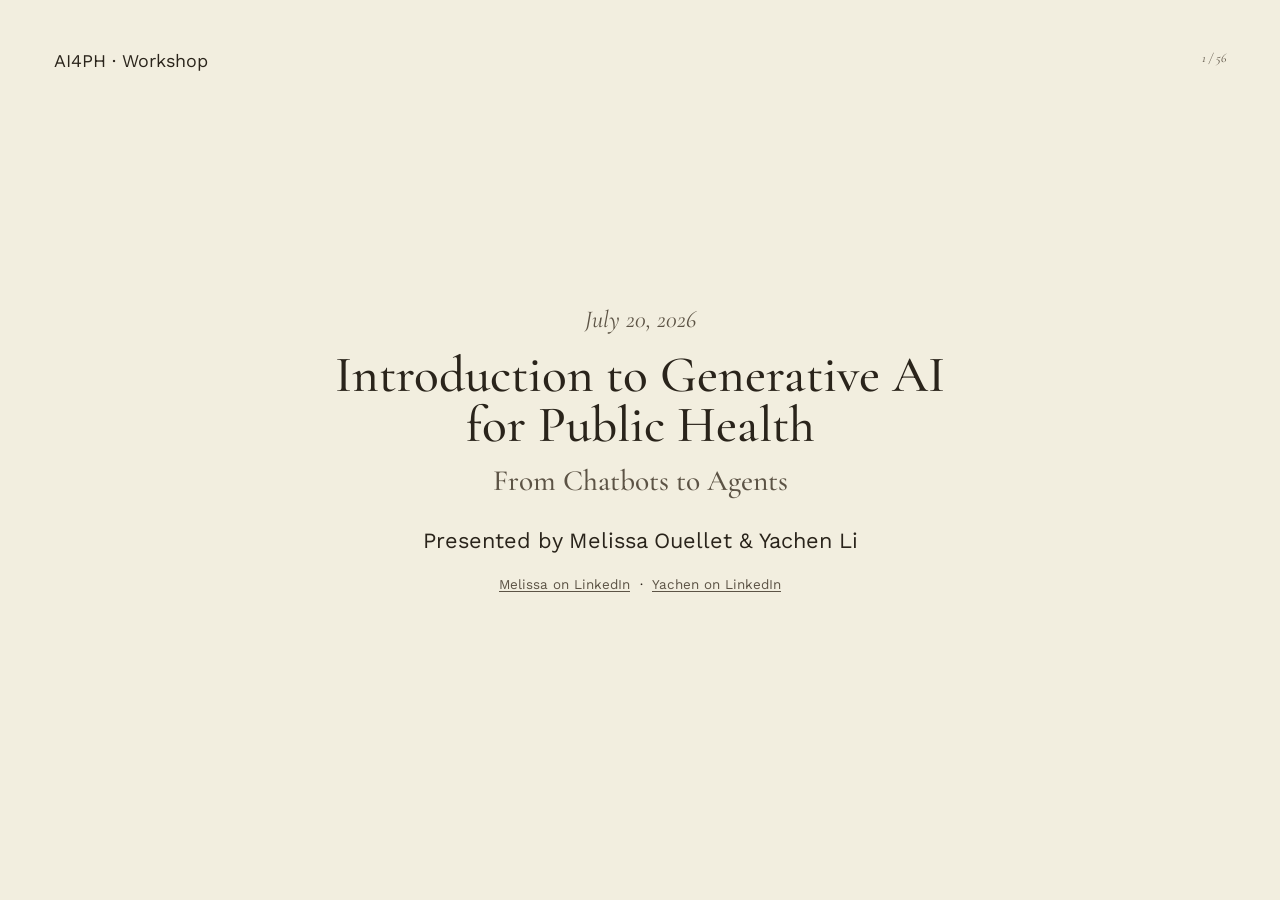
<file: index.html>
<!doctype html>
<html lang="en">
<head>
<meta charset="utf-8">
<title>Workshop Slides</title>
<meta name="viewport" content="width=device-width, initial-scale=1">
<link rel="preconnect" href="https://fonts.googleapis.com">
<link rel="preconnect" href="https://fonts.gstatic.com" crossorigin>
<link href="https://fonts.googleapis.com/css2?family=Cormorant+Garamond:ital,wght@0,400;0,500;1,400;1,500&family=Work+Sans:wght@400;500&display=swap" rel="stylesheet">
<link rel="stylesheet" href="style.css">
</head>
<body>
<div id="deck"></div>
<script type="module" src="deck.js"></script>
</body>
</html>
</file>
<file: style.css>
@import url('https://fonts.googleapis.com/css2?family=Cormorant+Garamond:ital,wght@0,400;0,500;1,400;1,500&family=Work+Sans:wght@400;500&display=swap');

:root {
  --paper: #F2EEDF;
  --paper-2: #ECE6D2;
  --ink: #2A241B;
  --ink-soft: #5C5345;
  --pink: #E1A4C2;
  --lemon: #D6DD63;
  --blush: #E8C9B6;
  --sage: #B7C7A8;
  --lilac: #C9BEDC;
  --card-fill: rgba(255, 255, 255, 0.55);
  --rule-soft: rgba(42, 36, 27, 0.18);
  --radius: 28px;
}

* {
  box-sizing: border-box;
}

html,
body {
  margin: 0;
  height: 100%;
  background: #1a1a1a;
  font-family: "Work Sans", sans-serif;
  color: var(--ink);
}

.slide {
  display: none;
  position: fixed;
  inset: 0;
  background: var(--paper);
  overflow: hidden;
}

.slide.is-active {
  display: block;
}

.eyebrow {
  position: absolute;
  top: 5.5%;
  left: 4.2%;
  font: 400 1.1vw "Work Sans", sans-serif;
}

.pagedot {
  position: absolute;
  top: 5.5%;
  right: 4.2%;
  font: italic 400 1vw "Cormorant Garamond", serif;
  color: var(--ink-soft);
}

.footer {
  position: absolute;
  left: 4.2%;
  right: 4.2%;
  bottom: 4.6%;
  display: flex;
  justify-content: space-between;
  font: italic 400 1vw "Cormorant Garamond", serif;
  color: var(--ink-soft);
}

.display {
  font: 500 9.8vw/0.95 "Cormorant Garamond", serif;
  letter-spacing: -0.015em;
  margin: 0;
}

.headline {
  font: 500 5vw/0.98 "Cormorant Garamond", serif;
  margin: 0;
}

.subhead {
  font: 500 2.3vw/1.05 "Cormorant Garamond", serif;
  margin: 0;
}

.kicker {
  font: italic 400 1.4vw/1.2 "Cormorant Garamond", serif;
  color: var(--ink-soft);
  margin: 0;
}

.body {
  font: 400 1.35vw/1.5 "Work Sans", sans-serif;
  margin: 0;
}

.body-sm {
  font: 400 1.25vw/1.5 "Work Sans", sans-serif;
  margin: 0;
}

.card {
  background: var(--card-fill);
  border-radius: var(--radius);
  padding: 2.5vw 2.7vw;
}

.card--pink {
  background: var(--pink);
}

.card--lemon {
  background: var(--lemon);
}

.card--blush {
  background: var(--blush);
}

.card--sage {
  background: var(--sage);
}

.card--lilac {
  background: var(--lilac);
}

.chip {
  border-radius: 999px;
  padding: 0.5vw 1.3vw;
  font-weight: 500;
  display: inline-block;
}

.brick {
  border-radius: 5px 5px 12px 12px;
  padding: 1vw;
  font-weight: 500;
  display: inline-block;
}

.brick-stud {
  width: 0.6vw;
  height: 0.6vw;
  border-radius: 50%;
}

/* Layout mode: hero — one headline plus one centered visual */
.layout-hero {
  position: absolute;
  top: 15%;
  bottom: 13%;
  left: 4.2%;
  right: 4.2%;
  display: flex;
  flex-direction: column;
  align-items: center;
  justify-content: center;
  gap: 2vw;
  text-align: center;
}

/* Layout mode: content — headline plus left-aligned text or bullets */
.layout-content {
  position: absolute;
  top: 18%;
  left: 4.2%;
  right: 4.2%;
  bottom: 15%;
}

.layout-content .headline {
  font-size: 3.3vw;
  margin-bottom: 1.7vw;
}

.layout-content ul {
  font: 400 1.45vw/1.6 "Work Sans", sans-serif;
  padding-left: 1.5vw;
  margin: 0;
}

.layout-content li {
  margin-bottom: 0.8vw;
}

/* Small visual components used inside hero layouts */
.chip-row {
  display: flex;
  flex-wrap: wrap;
  justify-content: center;
  gap: 0.8vw;
}

.chip--blank {
  background: rgba(255, 255, 255, 0.7);
  border: 1.5px dashed var(--rule-soft);
}

.brick-row {
  display: flex;
}

.brick-col {
  display: flex;
  flex-direction: column;
  align-items: center;
}

.brick-studs {
  display: flex;
  gap: 0.4vw;
  margin-bottom: -0.4vw;
}

.bar-row {
  display: flex;
  align-items: center;
  gap: 0.8vw;
  margin-bottom: 0.8vw;
}

.bar-label {
  width: 3.5vw;
  font-size: 1vw;
  text-align: right;
}

.bar-track {
  flex: 1;
  height: 1.1vw;
  background: rgba(42, 36, 27, 0.08);
  border-radius: 999px;
  overflow: hidden;
  text-align: left;
}

.bar-fill {
  height: 100%;
}

.timeline-row {
  display: flex;
  align-items: center;
  gap: 0.6vw;
}

.window-box {
  border: 1.5px dashed var(--rule-soft);
  border-radius: 1.1vw;
  display: flex;
  gap: 0.5vw;
  padding: 0.4vw;
}

.faded {
  opacity: 0.5;
  background: rgba(42, 36, 27, 0.06);
  color: var(--ink-soft);
}
</file>
